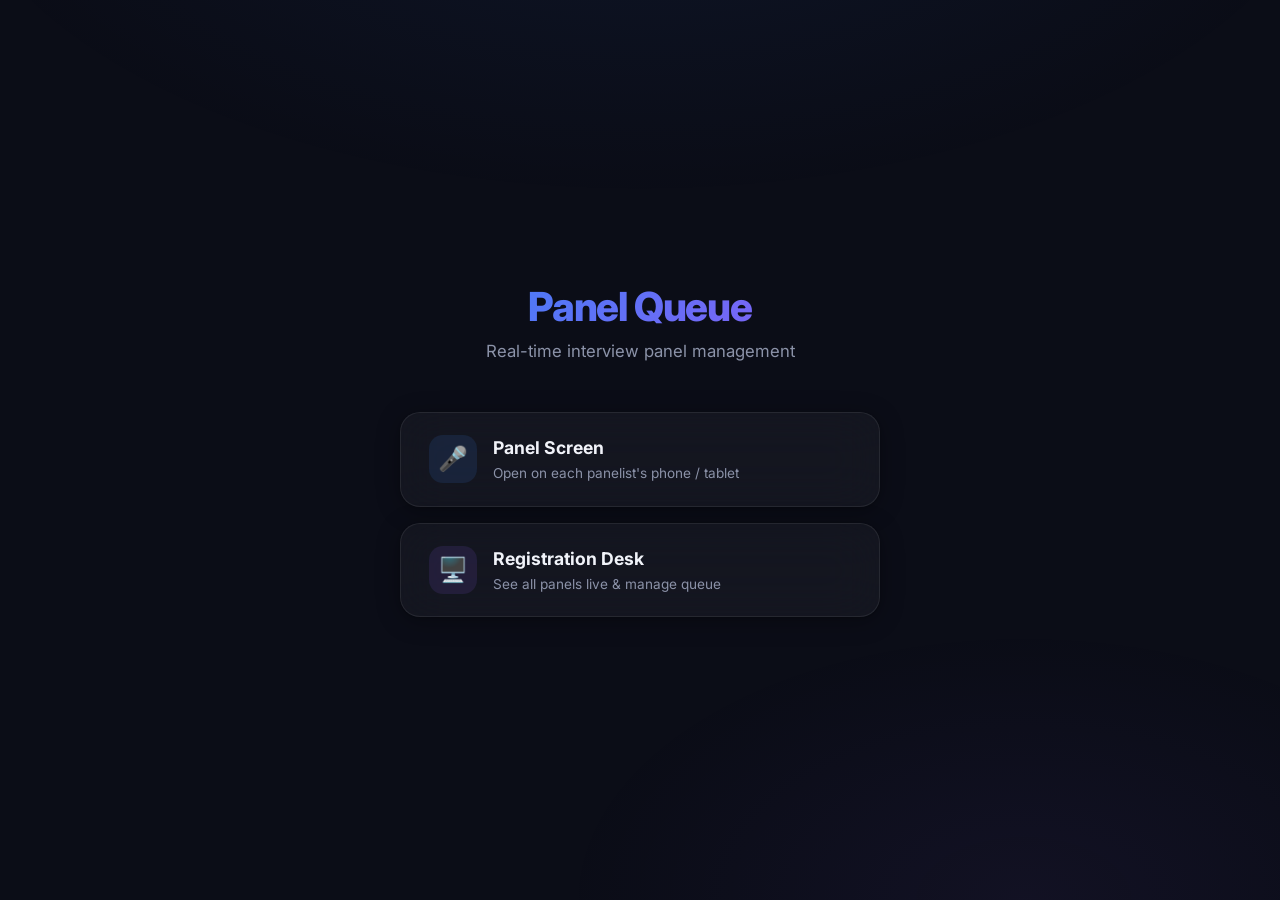
<file: index.html>
<!DOCTYPE html>
<html lang="en">
<head>
  <meta charset="UTF-8">
  <meta name="viewport" content="width=device-width, initial-scale=1.0">
  <meta name="description" content="Real-time interview panel queue management system">
  <title>Panel Queue System</title>
  <link rel="stylesheet" href="css/styles.css">
</head>
<body>
  <div class="app-container">
    <div class="landing fade-in">
      <h1>Panel Queue</h1>
      <p class="subtitle">Real-time interview panel management</p>

      <div class="landing-links">
        <a href="panel.html" class="card landing-link" id="nav-panel">
          <div class="link-icon panel-icon">🎤</div>
          <div class="link-text">
            <div class="link-title">Panel Screen</div>
            <div class="link-desc">Open on each panelist's phone / tablet</div>
          </div>
        </a>

        <a href="desk.html" class="card landing-link" id="nav-desk">
          <div class="link-icon desk-icon">🖥️</div>
          <div class="link-text">
            <div class="link-title">Registration Desk</div>
            <div class="link-desc">See all panels live &amp; manage queue</div>
          </div>
        </a>
      </div>
    </div>
  </div>
</body>
</html>
</file>
<file: css/styles.css>
/* ============================================================
   Panel Queue System — Shared Styles
   ============================================================ */

@import url('https://fonts.googleapis.com/css2?family=Inter:wght@400;500;600;700;800;900&display=swap');

/* ---------- CSS Custom Properties ---------- */
:root {
  --bg-primary: #0B0D17;
  --bg-secondary: #131627;
  --bg-card: rgba(255, 255, 255, 0.04);
  --bg-card-hover: rgba(255, 255, 255, 0.07);
  --border-subtle: rgba(255, 255, 255, 0.08);
  --border-glow: rgba(255, 255, 255, 0.12);
  --text-primary: #F1F3F9;
  --text-secondary: #8B92A8;
  --text-muted: #5A6178;

  --green: #22C55E;
  --green-glow: rgba(34, 197, 94, 0.25);
  --red: #EF4444;
  --red-glow: rgba(239, 68, 68, 0.25);
  --amber: #F59E0B;
  --amber-glow: rgba(245, 158, 11, 0.25);

  /* Panel accent colors */
  --panel-1: #3B82F6;
  --panel-2: #10B981;
  --panel-3: #F59E0B;
  --panel-4: #F43F5E;
  --panel-5: #8B5CF6;

  --radius-sm: 8px;
  --radius-md: 14px;
  --radius-lg: 20px;
  --radius-xl: 28px;

  --shadow-card: 0 4px 24px rgba(0, 0, 0, 0.3), 0 1px 4px rgba(0, 0, 0, 0.2);
  --shadow-glow: 0 0 40px rgba(59, 130, 246, 0.15);

  --transition-fast: 150ms cubic-bezier(.4,0,.2,1);
  --transition-normal: 250ms cubic-bezier(.4,0,.2,1);
  --transition-slow: 400ms cubic-bezier(.4,0,.2,1);
}

/* ---------- Reset & Base ---------- */
*, *::before, *::after {
  margin: 0;
  padding: 0;
  box-sizing: border-box;
}

html {
  font-size: 16px;
  -webkit-font-smoothing: antialiased;
  -moz-osx-font-smoothing: grayscale;
}

body {
  font-family: 'Inter', -apple-system, BlinkMacSystemFont, sans-serif;
  background: var(--bg-primary);
  color: var(--text-primary);
  min-height: 100vh;
  overflow-x: hidden;
  line-height: 1.5;
}

/* Subtle background gradient */
body::before {
  content: '';
  position: fixed;
  inset: 0;
  background:
    radial-gradient(ellipse 80% 60% at 50% -20%, rgba(59,130,246,0.08) 0%, transparent 70%),
    radial-gradient(ellipse 60% 50% at 80% 100%, rgba(139,92,246,0.06) 0%, transparent 60%);
  pointer-events: none;
  z-index: 0;
}

/* ---------- Layout ---------- */
.app-container {
  position: relative;
  z-index: 1;
  min-height: 100vh;
  display: flex;
  flex-direction: column;
  align-items: center;
  justify-content: center;
  padding: 24px;
}

.app-container.desk-layout {
  justify-content: flex-start;
  padding-top: 32px;
}

/* ---------- Typography ---------- */
h1 {
  font-size: 2rem;
  font-weight: 800;
  letter-spacing: -0.03em;
  line-height: 1.2;
}

h2 {
  font-size: 1.35rem;
  font-weight: 700;
  letter-spacing: -0.02em;
}

h3 {
  font-size: 1.1rem;
  font-weight: 600;
}

.text-secondary {
  color: var(--text-secondary);
}

.text-muted {
  color: var(--text-muted);
}

/* ---------- Cards ---------- */
.card {
  background: var(--bg-card);
  border: 1px solid var(--border-subtle);
  border-radius: var(--radius-lg);
  backdrop-filter: blur(24px);
  -webkit-backdrop-filter: blur(24px);
  box-shadow: var(--shadow-card);
  transition: all var(--transition-normal);
}

.card:hover {
  background: var(--bg-card-hover);
  border-color: var(--border-glow);
}

/* ---------- Buttons ---------- */
.btn {
  display: inline-flex;
  align-items: center;
  justify-content: center;
  gap: 10px;
  padding: 14px 28px;
  border: none;
  border-radius: var(--radius-md);
  font-family: inherit;
  font-size: 1rem;
  font-weight: 600;
  cursor: pointer;
  transition: all var(--transition-fast);
  user-select: none;
  -webkit-tap-highlight-color: transparent;
  position: relative;
  overflow: hidden;
}

.btn:active {
  transform: scale(0.97);
}

.btn-primary {
  background: linear-gradient(135deg, var(--panel-1), #6366F1);
  color: #fff;
  box-shadow: 0 4px 20px rgba(59, 130, 246, 0.3);
}

.btn-primary:hover {
  box-shadow: 0 6px 28px rgba(59, 130, 246, 0.45);
  transform: translateY(-1px);
}

.btn-primary:active {
  transform: translateY(0) scale(0.97);
}

.btn-success {
  background: linear-gradient(135deg, var(--green), #16A34A);
  color: #fff;
  box-shadow: 0 4px 20px var(--green-glow);
}

.btn-success:hover {
  box-shadow: 0 6px 28px rgba(34, 197, 94, 0.45);
  transform: translateY(-1px);
}

.btn-danger {
  background: linear-gradient(135deg, var(--red), #DC2626);
  color: #fff;
  box-shadow: 0 4px 20px var(--red-glow);
}

.btn-danger:hover {
  box-shadow: 0 6px 28px rgba(239, 68, 68, 0.45);
  transform: translateY(-1px);
}

.btn-warning {
  background: linear-gradient(135deg, var(--amber), #D97706);
  color: #fff;
  box-shadow: 0 4px 20px var(--amber-glow);
}

.btn-warning:hover {
  box-shadow: 0 6px 28px rgba(245, 158, 11, 0.45);
  transform: translateY(-1px);
}

.btn-outline {
  background: transparent;
  border: 1.5px solid var(--border-glow);
  color: var(--text-secondary);
}

.btn-outline:hover {
  background: rgba(255, 255, 255, 0.05);
  border-color: rgba(255, 255, 255, 0.2);
  color: var(--text-primary);
}

.btn-ghost {
  background: transparent;
  color: var(--text-secondary);
  padding: 8px 16px;
  font-size: 0.85rem;
}

.btn-ghost:hover {
  color: var(--text-primary);
  background: rgba(255, 255, 255, 0.05);
}

.btn-lg {
  padding: 20px 40px;
  font-size: 1.2rem;
  border-radius: var(--radius-xl);
}

.btn-sm {
  padding: 8px 16px;
  font-size: 0.85rem;
  border-radius: var(--radius-sm);
}

.btn:disabled {
  opacity: 0.5;
  pointer-events: none;
}

/* Button ripple effect */
.btn::after {
  content: '';
  position: absolute;
  inset: 0;
  background: radial-gradient(circle at var(--x, 50%) var(--y, 50%), rgba(255,255,255,0.2) 0%, transparent 60%);
  opacity: 0;
  transition: opacity 0.3s;
}

.btn:hover::after {
  opacity: 1;
}

/* ============================================================
   PANEL SELECTION SCREEN
   ============================================================ */
.selection-screen {
  text-align: center;
  max-width: 520px;
  width: 100%;
}

.selection-screen h1 {
  margin-bottom: 8px;
}

.selection-screen .subtitle {
  color: var(--text-secondary);
  margin-bottom: 40px;
  font-size: 1.05rem;
}

.panel-grid {
  display: grid;
  grid-template-columns: repeat(auto-fit, minmax(140px, 1fr));
  gap: 16px;
}

.panel-select-btn {
  display: flex;
  flex-direction: column;
  align-items: center;
  justify-content: center;
  gap: 12px;
  padding: 28px 16px;
  border: 2px solid var(--border-subtle);
  border-radius: var(--radius-lg);
  background: var(--bg-card);
  backdrop-filter: blur(16px);
  cursor: pointer;
  transition: all var(--transition-normal);
  position: relative;
  overflow: hidden;
}

.panel-select-btn .panel-dot {
  width: 40px;
  height: 40px;
  border-radius: 50%;
  transition: all var(--transition-normal);
}

.panel-select-btn .panel-label {
  font-weight: 600;
  font-size: 1rem;
  color: var(--text-primary);
}

.panel-select-btn:hover {
  transform: translateY(-4px);
  box-shadow: var(--shadow-card);
}

.panel-select-btn[data-panel="1"]:hover { border-color: var(--panel-1); box-shadow: 0 8px 32px rgba(59,130,246,0.25); }
.panel-select-btn[data-panel="2"]:hover { border-color: var(--panel-2); box-shadow: 0 8px 32px rgba(16,185,129,0.25); }
.panel-select-btn[data-panel="3"]:hover { border-color: var(--panel-3); box-shadow: 0 8px 32px rgba(245,158,11,0.25); }
.panel-select-btn[data-panel="4"]:hover { border-color: var(--panel-4); box-shadow: 0 8px 32px rgba(244,63,94,0.25); }
.panel-select-btn[data-panel="5"]:hover { border-color: var(--panel-5); box-shadow: 0 8px 32px rgba(139,92,246,0.25); }

/* ============================================================
   PANEL CONTROLS SCREEN
   ============================================================ */
.panel-controls {
  text-align: center;
  max-width: 480px;
  width: 100%;
}

.panel-header {
  margin-bottom: 36px;
}

.panel-badge {
  display: inline-flex;
  align-items: center;
  gap: 10px;
  padding: 8px 20px;
  border-radius: 100px;
  font-weight: 700;
  font-size: 1.1rem;
  margin-bottom: 16px;
  border: 1.5px solid;
}

.panel-badge-dot {
  width: 10px;
  height: 10px;
  border-radius: 50%;
  flex-shrink: 0;
}

.status-display {
  padding: 32px;
  margin-bottom: 28px;
}

.status-indicator {
  display: flex;
  align-items: center;
  justify-content: center;
  gap: 12px;
  font-size: 1.5rem;
  font-weight: 700;
  margin-bottom: 8px;
}

.status-dot {
  width: 16px;
  height: 16px;
  border-radius: 50%;
  flex-shrink: 0;
}

.status-dot.free {
  background: var(--green);
  box-shadow: 0 0 12px var(--green-glow);
  animation: pulse-green 2s infinite;
}

.status-dot.busy {
  background: var(--red);
  box-shadow: 0 0 12px var(--red-glow);
}

.status-dot.break {
  background: var(--amber);
  box-shadow: 0 0 12px var(--amber-glow);
}

.status-sub {
  color: var(--text-secondary);
  font-size: 0.95rem;
}

.action-area {
  display: flex;
  flex-direction: column;
  gap: 14px;
  align-items: center;
}

.waiting-message {
  display: flex;
  flex-direction: column;
  align-items: center;
  gap: 16px;
  padding: 24px;
  border-radius: var(--radius-lg);
  background: rgba(34, 197, 94, 0.06);
  border: 1px solid rgba(34, 197, 94, 0.15);
  animation: fadeIn 0.3s ease;
}

.waiting-dots {
  display: flex;
  gap: 6px;
  align-items: center;
}

.waiting-dots span {
  width: 8px;
  height: 8px;
  border-radius: 50%;
  background: var(--green);
  animation: bounce-dot 1.4s infinite ease-in-out;
}

.waiting-dots span:nth-child(2) { animation-delay: 0.16s; }
.waiting-dots span:nth-child(3) { animation-delay: 0.32s; }

.bottom-controls {
  margin-top: 32px;
  display: flex;
  gap: 12px;
  justify-content: center;
}

/* Switch panel link */
.switch-panel-link {
  position: fixed;
  bottom: 20px;
  right: 20px;
  color: var(--text-muted);
  font-size: 0.8rem;
  text-decoration: none;
  cursor: pointer;
  padding: 6px 12px;
  border-radius: var(--radius-sm);
  transition: all var(--transition-fast);
}

.switch-panel-link:hover {
  color: var(--text-secondary);
  background: rgba(255, 255, 255, 0.05);
}

/* ============================================================
   DESK SCREEN
   ============================================================ */
.desk-header {
  text-align: center;
  margin-bottom: 36px;
  width: 100%;
  max-width: 1200px;
}

.desk-header h1 {
  margin-bottom: 6px;
}

.desk-header .subtitle {
  color: var(--text-secondary);
  font-size: 1rem;
}

.desk-content {
  display: grid;
  grid-template-columns: 1fr 340px;
  gap: 28px;
  width: 100%;
  max-width: 1200px;
  align-items: start;
}

/* Panels grid */
.panels-grid {
  display: grid;
  grid-template-columns: repeat(auto-fit, minmax(200px, 1fr));
  gap: 18px;
}

.desk-panel-card {
  padding: 0;
  position: relative;
  overflow: hidden;
  transition: all var(--transition-normal);
}

.desk-panel-card .card-top-bar {
  height: 4px;
  border-radius: var(--radius-lg) var(--radius-lg) 0 0;
}

.desk-panel-card .card-body {
  padding: 20px 24px 24px;
}

.desk-panel-card .card-header {
  display: flex;
  align-items: center;
  justify-content: space-between;
  margin-bottom: 16px;
}

.desk-panel-card .panel-name {
  display: flex;
  align-items: center;
  gap: 10px;
  font-weight: 700;
  font-size: 1.05rem;
}

.desk-panel-card .panel-name .color-dot {
  width: 12px;
  height: 12px;
  border-radius: 50%;
  flex-shrink: 0;
}

.desk-panel-card .card-status {
  display: flex;
  align-items: center;
  gap: 8px;
  font-size: 0.95rem;
  font-weight: 600;
  margin-bottom: 4px;
}

.desk-panel-card .free-since {
  font-size: 0.82rem;
  color: var(--text-muted);
  margin-bottom: 16px;
  min-height: 1.2em;
}

.desk-panel-card .card-action {
  margin-top: 8px;
}

.desk-panel-card .card-action .btn {
  width: 100%;
}

/* Desk sidebar */
.desk-sidebar {
  display: flex;
  flex-direction: column;
  gap: 16px;
  position: sticky;
  top: 32px;
}

.add-panel-btn {
  width: 100%;
  padding: 14px 20px;
  font-size: 1rem;
  border: 2px dashed var(--border-glow) !important;
  border-radius: var(--radius-md);
  transition: all var(--transition-normal);
}

.add-panel-btn:hover {
  border-color: var(--panel-1) !important;
  color: var(--panel-1) !important;
  background: rgba(59, 130, 246, 0.06) !important;
}

/* Flash animation when panel becomes free */
.desk-panel-card.flash-free {
  animation: flashCard 1.5s ease;
}

@keyframes flashCard {
  0% { background: rgba(34, 197, 94, 0.2); box-shadow: 0 0 40px var(--green-glow); }
  50% { background: rgba(34, 197, 94, 0.1); }
  100% { background: var(--bg-card); box-shadow: var(--shadow-card); }
}

/* Status-specific card styling */
.desk-panel-card.status-free {
  border-color: rgba(34, 197, 94, 0.25);
}

.desk-panel-card.status-busy {
  opacity: 0.7;
}

.desk-panel-card.status-break {
  opacity: 0.6;
}

/* Ready queue */
.ready-queue {
  padding: 24px;
}

.ready-queue h2 {
  display: flex;
  align-items: center;
  gap: 10px;
  margin-bottom: 20px;
  font-size: 1.15rem;
}

.ready-queue .queue-badge {
  display: inline-flex;
  align-items: center;
  justify-content: center;
  min-width: 26px;
  height: 26px;
  padding: 0 8px;
  border-radius: 100px;
  background: rgba(34, 197, 94, 0.15);
  color: var(--green);
  font-size: 0.82rem;
  font-weight: 700;
}

.queue-list {
  display: flex;
  flex-direction: column;
  gap: 10px;
  list-style: none;
}

.queue-item {
  display: flex;
  align-items: center;
  gap: 14px;
  padding: 14px 16px;
  border-radius: var(--radius-md);
  background: rgba(255, 255, 255, 0.03);
  border: 1px solid var(--border-subtle);
  transition: all var(--transition-fast);
  animation: slideIn 0.3s ease;
}

.queue-item:first-child {
  background: rgba(34, 197, 94, 0.08);
  border-color: rgba(34, 197, 94, 0.2);
}

.queue-item .queue-rank {
  display: flex;
  align-items: center;
  justify-content: center;
  width: 28px;
  height: 28px;
  border-radius: 50%;
  background: rgba(255, 255, 255, 0.08);
  font-weight: 700;
  font-size: 0.85rem;
  flex-shrink: 0;
}

.queue-item:first-child .queue-rank {
  background: var(--green);
  color: #000;
}

.queue-item .queue-info {
  flex: 1;
}

.queue-item .queue-name {
  font-weight: 600;
  font-size: 0.95rem;
}

.queue-item .queue-time {
  font-size: 0.8rem;
  color: var(--text-muted);
}

.queue-empty {
  color: var(--text-muted);
  font-size: 0.9rem;
  text-align: center;
  padding: 24px;
  font-style: italic;
}

/* Connection indicator */
.connection-status {
  position: fixed;
  top: 16px;
  right: 16px;
  display: flex;
  align-items: center;
  gap: 6px;
  padding: 6px 14px;
  border-radius: 100px;
  font-size: 0.75rem;
  font-weight: 600;
  background: rgba(34, 197, 94, 0.1);
  color: var(--green);
  border: 1px solid rgba(34, 197, 94, 0.2);
  z-index: 100;
  transition: all var(--transition-normal);
}

.connection-status.offline {
  background: rgba(239, 68, 68, 0.1);
  color: var(--red);
  border-color: rgba(239, 68, 68, 0.2);
}

.connection-dot {
  width: 6px;
  height: 6px;
  border-radius: 50%;
  background: currentColor;
}

/* ============================================================
   INDEX / LANDING SCREEN
   ============================================================ */
.landing {
  text-align: center;
  max-width: 480px;
  width: 100%;
}

.landing h1 {
  font-size: 2.5rem;
  margin-bottom: 8px;
  background: linear-gradient(135deg, var(--panel-1), var(--panel-5));
  -webkit-background-clip: text;
  -webkit-text-fill-color: transparent;
  background-clip: text;
}

.landing .subtitle {
  color: var(--text-secondary);
  font-size: 1.05rem;
  margin-bottom: 48px;
}

.landing-links {
  display: flex;
  flex-direction: column;
  gap: 16px;
}

.landing-link {
  display: flex;
  align-items: center;
  gap: 16px;
  padding: 22px 28px;
  text-decoration: none;
  color: inherit;
}

.landing-link .link-icon {
  width: 48px;
  height: 48px;
  display: flex;
  align-items: center;
  justify-content: center;
  border-radius: var(--radius-md);
  font-size: 1.5rem;
  flex-shrink: 0;
}

.landing-link .link-icon.panel-icon {
  background: rgba(59, 130, 246, 0.12);
}

.landing-link .link-icon.desk-icon {
  background: rgba(139, 92, 246, 0.12);
}

.landing-link .link-text {
  text-align: left;
}

.landing-link .link-title {
  font-weight: 700;
  font-size: 1.1rem;
  margin-bottom: 2px;
}

.landing-link .link-desc {
  font-size: 0.85rem;
  color: var(--text-secondary);
}

/* ============================================================
   ANIMATIONS
   ============================================================ */
@keyframes pulse-green {
  0%, 100% { box-shadow: 0 0 8px var(--green-glow); }
  50% { box-shadow: 0 0 20px var(--green-glow), 0 0 40px rgba(34, 197, 94, 0.1); }
}

@keyframes fadeIn {
  from { opacity: 0; transform: translateY(8px); }
  to { opacity: 1; transform: translateY(0); }
}

@keyframes slideIn {
  from { opacity: 0; transform: translateX(-12px); }
  to { opacity: 1; transform: translateX(0); }
}

@keyframes bounce-dot {
  0%, 80%, 100% { transform: scale(0.6); opacity: 0.4; }
  40% { transform: scale(1); opacity: 1; }
}

@keyframes spin {
  to { transform: rotate(360deg); }
}

.fade-in {
  animation: fadeIn 0.4s ease;
}

/* ============================================================
   RESPONSIVE
   ============================================================ */
@media (max-width: 900px) {
  .desk-content {
    grid-template-columns: 1fr;
  }

  .desk-sidebar {
    position: static;
    order: -1;
  }
}

@media (max-width: 600px) {
  .app-container {
    padding: 16px;
  }

  h1 {
    font-size: 1.6rem;
  }

  .panel-grid {
    grid-template-columns: repeat(2, 1fr);
  }

  .panels-grid {
    grid-template-columns: 1fr;
  }

  .btn-lg {
    padding: 16px 28px;
    font-size: 1.05rem;
  }

  .desk-panel-card {
    padding: 18px;
  }
}

/* ---------- Utility ---------- */
.hidden {
  display: none !important;
}

.sr-only {
  position: absolute;
  width: 1px;
  height: 1px;
  padding: 0;
  margin: -1px;
  overflow: hidden;
  clip: rect(0, 0, 0, 0);
  border: 0;
}
</file>
